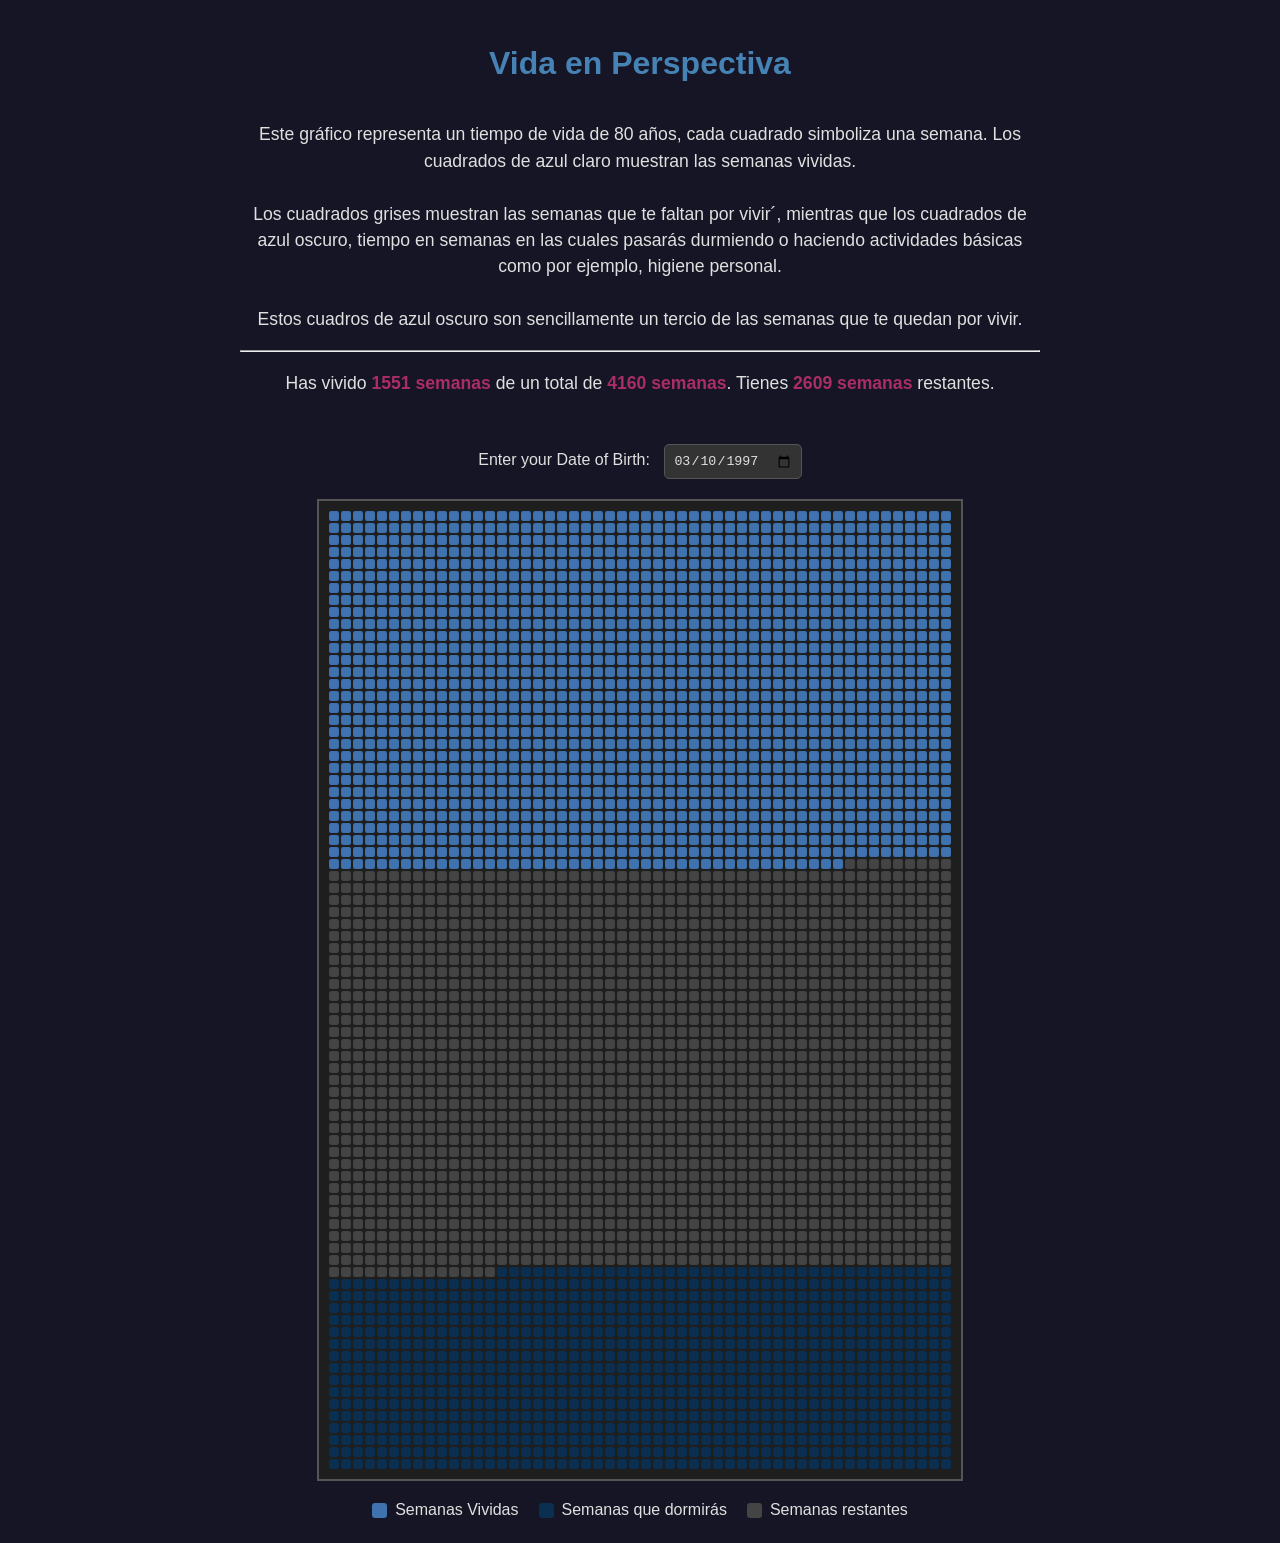
<file: life-in-perspective.html>
<!DOCTYPE html>
<html lang="es">
<head>
    <meta charset="UTF-8">
    <meta name="viewport" content="width=device-width, initial-scale=1.0">
	<link rel="icon" href="https://cdn-icons-png.flaticon.com/512/3579/3579913.png" sizes="32x32">
    <title>Vida en Perspectiva</title>
    <link rel="stylesheet" href="./css_js/css_perspectiveLife.css">
    <!--Open Graph (Facebook / LinkedIn / Discord)-->
    <meta property="og:type" content="website">
    <meta property="og:url" content="https://joseriosdev.github.io/lifeline/life-in-perspective.html">
    <meta property="og:title" content="Vida en Perspectiva">
    <meta property="og:description" content="Cuánto llevas viviendo? Cuánto tiempo de vida te queda? El que tiene al Hijo, tiene la vida; el que no tiene al Hijo de Dios no tiene la vida.">
    <meta property="og:image" content="https://www.jacobabshire.com/wp-content/uploads/2015/12/god-has-spoken-by-his-son.jpg">
    <!--Twitter/X-->
    <meta name="twitter:card" content="summary_large_image">
    <meta name="twitter:url" content="https://joseriosdev.github.io/lifeline/life-in-perspective.html">
    <meta name="twitter:title" content="Vida en Perspectiva">
    <meta name="twitter:description" content="Cuánto llevas viviendo? Cuánto tiempo de vida te queda? El que tiene al Hijo, tiene la vida; el que no tiene al Hijo de Dios no tiene la vida.">
    <meta name="twitter:image" content="https://www.jacobabshire.com/wp-content/uploads/2015/12/god-has-spoken-by-his-son.jpg">
</head>

<body>
	<main>
		<h1>Vida en Perspectiva</h1>
		<div class="info-panel">
			<p>Este gráfico representa un tiempo de vida de 80 años, cada cuadrado simboliza una semana. Los cuadrados de azul claro muestran las semanas vividas.
			<br><br>
			Los cuadrados grises muestran las semanas que te faltan por vivir´, mientras que los cuadrados de azul oscuro, tiempo en semanas en las cuales pasarás durmiendo o haciendo actividades básicas como por ejemplo, higiene personal.
			<br><br>
			Estos cuadros de azul oscuro son sencillamente un tercio de las semanas que te quedan por vivir.</p><hr>
			<p id="stats"></p>
		</div>
		
		<div class="dob-input-container">
			<label for="dob-input">Enter your Date of Birth:</label>
			<input type="date" id="dob-input" value="1997-03-10">
		</div>

		<div class="grid-container" id="lifeGrid"></div>

		<div class="key">
			<div class="key-item">
				<div class="box week-lived"></div>
				<span>Semanas Vividas</span>
			</div>
			<div class="key-item">
				<div class="box week-slept"></div>
				<span>Semanas que dormirás</span>
			</div>
			<div class="key-item">
				<div class="box week-remaining"></div>
				<span>Semanas restantes</span>
			</div>
		</div>
	</main>
    <script src="./css_js/js_perspectiveLife.js"></script>
</body>
</html>
</file>
<file: css_js/css_perspectiveLife.css>
body {
    font-family: Arial, sans-serif;
    background-color: #151525;
    color: #e0e0e0;
}
main {
    display: flex;
    flex-direction: column;
    align-items: center;
    padding: 1rem;
    max-width: 80%;
    margin: .1rem auto;
}
b {
    color: #ab2d66;
}
h1, h2 {
    text-align: center;
    color: steelblue;
}
.info-panel {
    text-align: center;
    margin-bottom: 30px;
    font-size: 1.1em;
    max-width: 800px;
    line-height: 1.5;
}
.dob-input-container {
    margin-bottom: 20px;
}
.dob-input-container label {
    margin-right: 10px;
}
.dob-input-container input {
    padding: 8px;
    border-radius: 5px;
    border: 1px solid #555;
    background-color: #333;
    color: #e0e0e0;
}
.grid-container {
    display: grid;
    grid-template-columns: repeat(52, 1fr);
    gap: 2px;
    max-width: 90vw;
    border: 2px solid #555;
    padding: 10px;
    background-color: #1e1e1e;
}
.week-square {
    width: 10px;
    height: 10px;
    border-radius: 2px;
    box-shadow: inset 0 0 1px rgba(0, 0, 0, 0.2);
    transition: background-color 0.5s ease;
}
.week-lived {
    background-color: #3f72af; /* A blueish color for lived weeks */
}
.week-slept {
    background-color: #0b2f51; /* A darker blue for slept weeks */
}
.week-remaining {
    background-color: #444; /* Dark gray for future weeks */
}
.key {
    display: flex;
    justify-content: center;
    margin-top: 20px;
    gap: 20px;
}
.key-item {
    display: flex;
    align-items: center;
    gap: 8px;
}
.key-item .box {
    width: 15px;
    height: 15px;
    border-radius: 3px;
}

@media (max-width: 600px) {
    .grid-container {
        grid-template-columns: repeat(26, 1fr);
        
        /* Alternatively, you could use a fixed smaller number: 
            grid-template-columns: repeat(7, 1fr); 
        */

        gap: 1px;
        max-width: 100vw;
        padding: 5px;
    }
    
    .week-square {
        width: 8px;
        height: 8px;
    }
}
</file>
